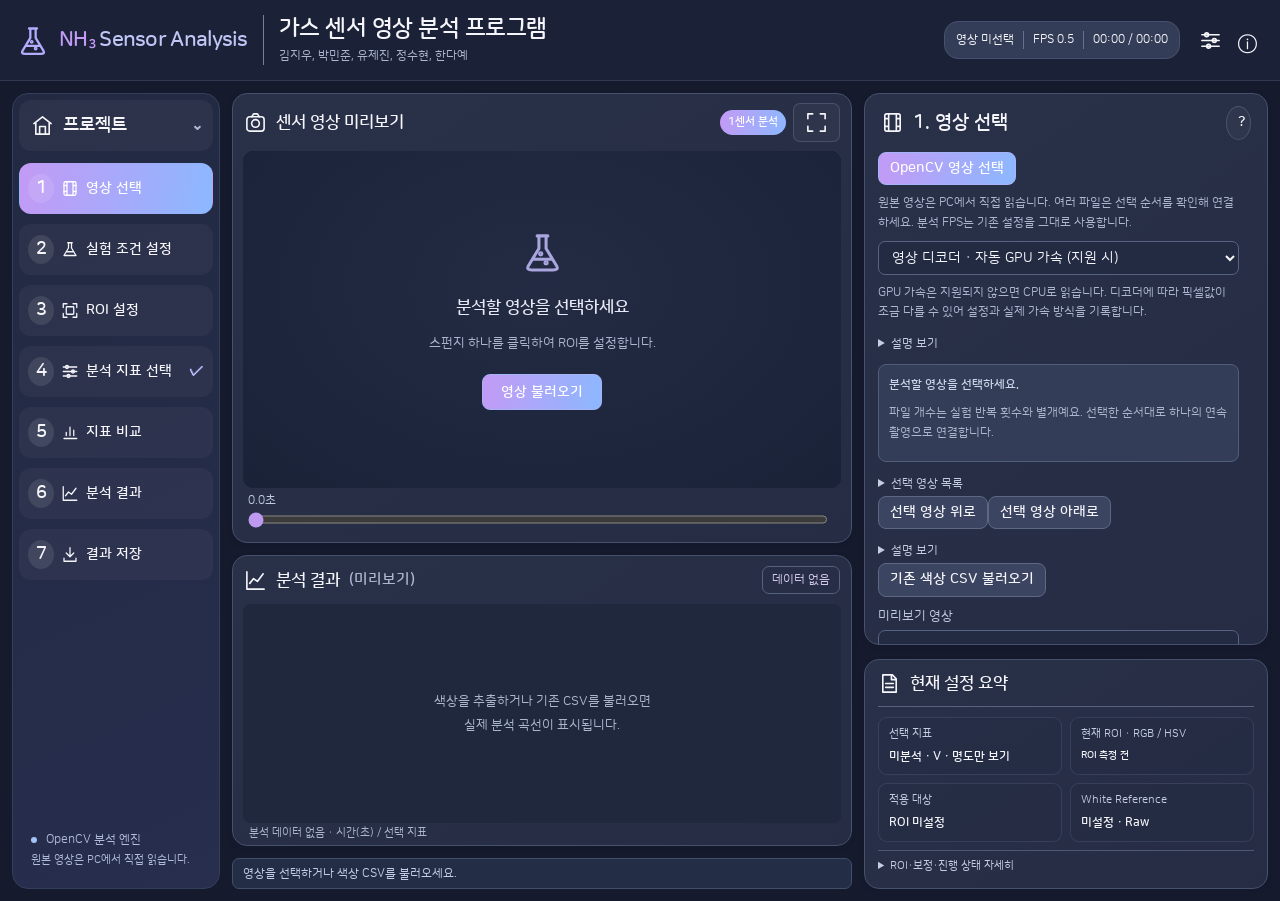
<file: frontend/index.html>
<!DOCTYPE html>
<html data-theme="dark" data-dashboard-theme="dark" lang="ko" class="nh3-booting" data-startup-message="NH₃ Sensor Analysis · 화면 준비 중"><head><meta><title>NH₃ Sensor Analysis</title><style id="startupGate">html.nh3-booting{background:#151a2d}html.nh3-booting body{visibility:hidden!important}html.nh3-booting::after{content:attr(data-startup-message);position:fixed;inset:0;display:grid;place-items:center;background:#151a2d;color:#acb6cd;font:15px 'Malgun Gothic',sans-serif;z-index:2147483647}</style><link rel="stylesheet" href="components.css"><link rel="stylesheet" href="dashboard.css"></head><body><header id="dashboardHeader"><div class="dashboardBrand"><svg class="brandFlask" viewBox="0 0 24 24" fill="none" stroke="currentColor" stroke-width="1.7" stroke-linecap="round" stroke-linejoin="round" aria-hidden="true"><path d="M9 3h6M10 3v7L4 20q-1 2 2 2h12q3 0 2-2l-6-10V3M7 16h10"></path><circle cx="11" cy="13" r=".6"></circle><circle cx="14" cy="18" r=".6"></circle></svg><span>NH₃ <b>Sensor Analysis</b></span></div><div class="dashboardTitle"><h1>가스 센서 영상 분석 프로그램</h1><p>김지우, 박민준, 유제진, 정수현, 한다예</p></div><div class="dashboardMeta"><span id="dashFile" title="">영상 미선택</span><span id="dashFPS">FPS 0.5</span><span id="dashTime">00:00 / 00:00</span></div><div class="dashboardHeaderActions"><button id="dashSettings" title="실험 조건 설정" aria-label="실험 조건 설정"><svg class="" viewBox="0 0 24 24" fill="none" stroke="currentColor" stroke-width="1.7" stroke-linecap="round" stroke-linejoin="round" aria-hidden="true"><path d="M3 6h18M3 12h18M3 18h18"></path><circle cx="8" cy="6" r="2"></circle><circle cx="16" cy="12" r="2"></circle><circle cx="10" cy="18" r="2"></circle></svg></button><button id="dashHelp" title="사용 안내" aria-label="사용 안내">ⓘ</button></div></header><div id="dashboard"><nav class="dashboardSidebar" aria-label="분석 단계"><h2><svg class="" viewBox="0 0 24 24" fill="none" stroke="currentColor" stroke-width="1.7" stroke-linecap="round" stroke-linejoin="round" aria-hidden="true"><path d="M3 10l9-7 9 7M5 9v12h14V9M9 21v-8h6v8"></path></svg>프로젝트 <span>⌄</span></h2><div id="dashboardSteps"><button class="stepButton" data-step="1" aria-current="false"><span class="stepNumber">1</span><svg class="" viewBox="0 0 24 24" fill="none" stroke="currentColor" stroke-width="1.7" stroke-linecap="round" stroke-linejoin="round" aria-hidden="true"><rect x="4" y="3" width="16" height="18" rx="2"></rect><path d="M8 3v18M16 3v18M4 8h4M4 16h4M16 8h4M16 16h4"></path></svg><span>영상 선택</span><span class="stepCheck" aria-hidden="true"></span></button><button class="stepButton" data-step="2" aria-current="false"><span class="stepNumber">2</span><svg class="" viewBox="0 0 24 24" fill="none" stroke="currentColor" stroke-width="1.7" stroke-linecap="round" stroke-linejoin="round" aria-hidden="true"><path d="M9 3h6M10 3v7L4 20h16L14 10V3M7 15h10"></path></svg><span>실험 조건 설정</span><span class="stepCheck" aria-hidden="true"></span></button><button class="stepButton" data-step="3" aria-current="false"><span class="stepNumber">3</span><svg class="" viewBox="0 0 24 24" fill="none" stroke="currentColor" stroke-width="1.7" stroke-linecap="round" stroke-linejoin="round" aria-hidden="true"><path d="M8 3H3v5M16 3h5v5M21 16v5h-5M8 21H3v-5"></path><rect x="7" y="7" width="10" height="10" rx="1"></rect></svg><span>ROI 설정</span><span class="stepCheck" aria-hidden="true"></span></button><button class="stepButton selected complete" data-step="4" aria-current="step"><span class="stepNumber">4</span><svg class="" viewBox="0 0 24 24" fill="none" stroke="currentColor" stroke-width="1.7" stroke-linecap="round" stroke-linejoin="round" aria-hidden="true"><path d="M3 6h18M3 12h18M3 18h18"></path><circle cx="8" cy="6" r="2"></circle><circle cx="16" cy="12" r="2"></circle><circle cx="10" cy="18" r="2"></circle></svg><span>분석 지표 선택</span><span class="stepCheck" aria-hidden="true">✓</span></button><button class="stepButton" data-step="5" aria-current="false"><span class="stepNumber">5</span><svg class="" viewBox="0 0 24 24" fill="none" stroke="currentColor" stroke-width="1.7" stroke-linecap="round" stroke-linejoin="round" aria-hidden="true"><path d="M4 20h17M7 16v-4M12 16V5M17 16V9"></path></svg><span>지표 비교</span><span class="stepCheck" aria-hidden="true"></span></button><button class="stepButton" data-step="6" aria-current="false"><span class="stepNumber">6</span><svg class="" viewBox="0 0 24 24" fill="none" stroke="currentColor" stroke-width="1.7" stroke-linecap="round" stroke-linejoin="round" aria-hidden="true"><path d="M3 3v18h18M6 15l4-5 4 3 6-8"></path></svg><span>분석 결과</span><span class="stepCheck" aria-hidden="true"></span></button><button class="stepButton" data-step="7" aria-current="false"><span class="stepNumber">7</span><svg class="" viewBox="0 0 24 24" fill="none" stroke="currentColor" stroke-width="1.7" stroke-linecap="round" stroke-linejoin="round" aria-hidden="true"><path d="M12 3v12m-5-5 5 5 5-5M4 17v4h16v-4"></path></svg><span>결과 저장</span><span class="stepCheck" aria-hidden="true"></span></button></div><div class="sidebarFoot"><span class="engineDot"></span> OpenCV 분석 엔진<br><small>원본 영상은 PC에서 직접 읽습니다.</small></div></nav><div class="dashboardCenter"><section class="dashboardVideo panel"><div class="panelHeading"><h2><svg class="" viewBox="0 0 24 24" fill="none" stroke="currentColor" stroke-width="1.7" stroke-linecap="round" stroke-linejoin="round" aria-hidden="true"><rect x="3" y="6" width="18" height="15" rx="3"></rect><path d="M8 6l2-3h4l2 3"></path><circle cx="12" cy="13" r="4"></circle></svg>센서 영상 미리보기</h2><div class="videoTools"><span class="sensorChip">1센서 분석</span><button id="dashFullscreen" title="영상 확대" aria-label="영상 확대"><svg class="" viewBox="0 0 24 24" fill="none" stroke="currentColor" stroke-width="1.7" stroke-linecap="round" stroke-linejoin="round" aria-hidden="true"><path d="M3 8V3h5M16 3h5v5M21 16v5h-5M8 21H3v-5"></path></svg></button></div></div><div id="dashboardViewport"><div id="dashVideoEmpty"><span><svg class="brandFlask" viewBox="0 0 24 24" fill="none" stroke="currentColor" stroke-width="1.7" stroke-linecap="round" stroke-linejoin="round" aria-hidden="true"><path d="M9 3h6M10 3v7L4 20q-1 2 2 2h12q3 0 2-2l-6-10V3M7 16h10"></path><circle cx="11" cy="13" r=".6"></circle><circle cx="14" cy="18" r=".6"></circle></svg></span><strong>분석할 영상을 선택하세요</strong><p>스펀지 하나를 클릭하여 ROI를 설정합니다.</p><button id="dashEmptyOpen" class="primary">영상 불러오기</button></div><canvas id="frame" width="960" height="540"></canvas></div><div id="dashboardScrub"><div class="videoScrub"><div><label><span id="previewLabel">0.0초 (0분 0초)</span></label><input id="previewTime" type="range" value="0" min="0" max="901.1999999999999" step="0.2" oninput="scrubPreview()"></div><span id="videoDurationLabel" class="hint">전체 길이 901.3초 (15분 1초)</span></div></div></section><section class="dashboardGraph panel"><div class="panelHeading"><h2><svg class="" viewBox="0 0 24 24" fill="none" stroke="currentColor" stroke-width="1.7" stroke-linecap="round" stroke-linejoin="round" aria-hidden="true"><path d="M3 3v18h18M6 15l4-5 4 3 6-8"></path></svg>분석 결과 <small>(미리보기)</small></h2><span id="dashGraphChannel">데이터 없음</span></div><div id="dashboardGraphBody"><div id="dashGraphEmpty">색상을 추출하거나 기존 CSV를 불러오면<br>실제 분석 곡선이 표시됩니다.</div><canvas id="plot" width="1000" height="300"></canvas></div><div id="dashboardPlotInfo"><p class="hint" id="plotinfo">X축: 영상 시작 후 시간(초) / Y축: 선택한 색상 지표값 · 7개 영상, 2,698개 표본</p></div></section><div id="dashboardStatus"><button id="dashQuickCancel" hidden>중지</button><div id="status" class="status">영상을 선택하거나 색상 CSV를 불러오세요.</div></div></div><aside class="dashboardRight"><section class="dashboardWork panel"><div class="panelHeading"><h2 id="dashboardWorkTitle"><svg class="" viewBox="0 0 24 24" fill="none" stroke="currentColor" stroke-width="1.7" stroke-linecap="round" stroke-linejoin="round" aria-hidden="true"><path d="M3 6h18M3 12h18M3 18h18"></path><circle cx="8" cy="6" r="2"></circle><circle cx="16" cy="12" r="2"></circle><circle cx="10" cy="18" r="2"></circle></svg><span>4. 분석 지표 선택</span></h2><button id="dashStepHelp" aria-label="현재 단계 안내" title="현재 단계 안내">?</button></div><div id="dashboardWorkBody" class="analysisGrid"><div class="dashboardStepPane" id="dashboardStep1" hidden=""><section class="card"><h2>1. 영상 선택</h2><input id="videoFiles" type="file" accept="video/*,.mp4,.mov,.avi,.mkv" multiple=""><details class="helpFold"><summary>설명 보기</summary><p class="hint">이 HTML 하나를 친구에게 보내면 됩니다. 영상은 브라우저 안에서 처리하며 서버에 업로드하지 않습니다.</p></details><div id="videoSummary" class="hint"></div><details><summary>선택 영상 목록</summary><ol id="fileList" class="hint"><li>VID-0000.mp4</li><li>VID-0001.mp4</li><li>VID-0002.mp4</li><li>VID-0003.mp4</li><li>VID-0004.mp4</li><li>VID-0005.mp4</li><li>VID-0006.mp4</li></ol></details><button onclick="moveFile(-1)">선택 영상 위로</button><button onclick="moveFile(1)">선택 영상 아래로</button><details class="helpFold"><summary>설명 보기</summary><p class="hint">파일 순서대로 연속 촬영으로 연결합니다. 재생은 브라우저가 지원하는 코덱이어야 합니다. 원본 HEVC(H.265)는 PC에 따라 재생되지 않을 수 있습니다.</p></details><button onclick="document.getElementById('csvFile').click()">기존 색상 CSV 불러오기</button><input id="csvFile" type="file" accept=".csv" hidden=""><label>미리보기 영상</label><select id="previewVideo" onchange="$('previewTime').value=0;previewFileChanged()"><option value="0">VID-0000.mp4</option><option value="1">VID-0001.mp4</option><option value="2">VID-0002.mp4</option><option value="3">VID-0003.mp4</option><option value="4">VID-0004.mp4</option><option value="5">VID-0005.mp4</option><option value="6">VID-0006.mp4</option></select></section></div><div class="dashboardStepPane" id="dashboardStep2" hidden=""><section class="card"><h2>2. 분석 및 실험 조건</h2><div class="row"><div><label>분석 FPS</label><input id="fps" type="number" value="0.5" min="0.01" max="30" step="0.1"></div><div><label>가장자리 제외(px)</label><input id="edge" type="number" value="8" min="0" max="80"></div></div><details class="helpFold"><summary>설명 보기</summary><p class="hint">0.5fps = 약 2초마다 1장. 분석 화면은 960×540이며 픽셀 설정도 이 크기 기준입니다.</p></details><input id="initial" type="hidden" value="0"><input id="on" type="hidden" value="500"><input id="off" type="hidden" value="1000"><input id="cycles" type="hidden" value="1"><label>평균 구간(초)</label><input id="baseline_window" type="number" value="30" min="1"><h3>기계 실행 순서</h3><label>첫 주입 시작(영상 기준 초 · 선택 입력)</label><input id="firstInjection" type="number" min="0" value="" placeholder="비워두면 자동 추정 · 직접 입력 시 우선 적용" onchange="estimatedFirst=null;updateFirstInjection()"><p class="hint" id="firstTimingNote">비워두면 색 변화로 주입 시작과 t90를 자동 계산합니다. 시작 시각을 알고 있다면 입력하세요.</p><details class="helpFold"><summary>설명 보기</summary><p class="hint">농도와 주입·제거·회복 지속시간을 입력하면 다음 구간이 연속으로 이어집니다.</p></details><div style="overflow:auto"><table id="planTable"><thead><tr><th>#</th><th>농도<br>ppm</th><th>가스 주입<br>지속시간(초)</th><th>제거·회복<br>지속시간(초)</th><th></th></tr></thead><tbody id="planRows"></tbody></table></div><p class="hint" id="planEmpty" hidden="">+ 실험 구간 추가로 기계에 입력한 지속시간을 적으세요. 제거·회복 종료는 센서의 실제 회복 완료와 별개입니다.</p><button onclick="addCycle()">+ 실험 구간 추가</button><label>회복 시간 판정 기준(%)</label><input id="recovery_percent" type="number" min="1" max="99" step="1" value="80"><details class="helpFold"><summary>설명 보기</summary><p class="hint">예: 80%는 주입으로 변한 색이 원래 색 쪽으로 80% 돌아오는 시점입니다. 반응 시간은 t90 기준을 유지합니다.</p></details><p class="hint" id="averageHelp">주입 직전·주입 끝·회복 끝의 최대 30초를 평균합니다.</p><p class="hint" id="schedule">3개 실험 구간 · 연속 촬영 시작=0초</p><div id="experimentTimeline"><div class="phaseRow"><b>1회</b><div class="phaseGas" style="flex: 500 1 0%;">30 ppm · 주입 1009.3~1509.3초</div><div class="phaseAir" style="flex: 1000 1 0%;">회복 1509.3~2509.3초</div></div><div class="phaseRow"><b>2회</b><div class="phaseGas" style="flex: 500 1 0%;">30 ppm · 주입 2509.3~3009.3초</div><div class="phaseAir" style="flex: 1000 1 0%;">회복 3009.3~4009.3초</div></div><div class="phaseRow"><b>3회</b><div class="phaseGas" style="flex: 500 1 0%;">30 ppm · 주입 4009.3~4509.3초</div><div class="phaseAir" style="flex: 1000 1 0%;">회복 4509.3~5509.3초</div></div></div><p id="coverageNote" hidden=""></p><input id="confirmed" type="checkbox" hidden=""><details class="helpFold"><summary>설명 보기</summary><p class="hint">기본 시간은 이전 영상의 색 변화로 추정한 예시입니다. 확인 전에는 반응·회복 시간이 가정에 따른 값으로 표시됩니다.</p></details><button class="primary" id="start" onclick="start()">색상 추출 시작</button><button onclick="cancelAnalysis()">분석 중지</button></section></div><div class="dashboardStepPane" id="dashboardStep3" hidden=""><section class="card roiCard"><h2>3. 분석 영역 설정</h2><div class="row"><div></div></div><div class="roiButtons"><button class="primary" id="autoROI" onclick="autoSensor()">센서 자동 지정</button><button onclick="editSensor()">센서 윤곽 직접 지정</button><button onclick="if(roiLocked)lockROI();setROIMode('white')">흰색 기준 드래그</button><button onclick="if(roiLocked)lockROI();sensor=[];drawFrame()">센서 점 초기화</button></div><p class="hint" id="roiHint">흰색 기준 영역을 드래그하세요.</p><details class="helpFold"><summary>설명 보기</summary><p class="hint">ROI는 모든 영상에 같은 위치로 적용됩니다. 중간·끝 화면에서도 센서 안에 남아 있는지 확인하세요.</p></details><section class="card dashboardProgress" id="progressCard" aria-live="polite"><div class="progressRow"><strong>색상 추출 진행률</strong><span id="progressPercent" class="progressPercent">100.0%</span></div><progress id="overallProgress" max="100" value="100" aria-label="전체 색상 추출 진행률"></progress><div class="progressRow"><span id="progressVideo">영상 7 / 7 · VID-0006.mp4</span><span id="videoPercent">100.0%</span></div><p id="progressDetail" hidden=""></p><progress id="videoProgress" max="100" value="100" aria-label="현재 영상 색상 추출 진행률"></progress></section></section></div><div class="dashboardStepPane" id="dashboardStep4"><section class="card metricChoice"><h2>4. 분석 지표 선택</h2><details class="helpFold"><summary>설명 보기</summary><p class="hint">각 색상 성분을 어느 비중으로 섞을지 조절하세요. 양수는 해당 값, 음수는 감소 방향을 사용합니다.</p></details><div id="combinationCard" class="mixCard"><strong>선택한 분석 지표</strong><h3 id="mixName">H(색조) 기반 지표 100%</h3><div id="mixBar" class="mixBar"><div title="H(색조) 기반 지표 100%" style="background: rgb(139, 92, 198); flex: 100 1 0%;">H 100%</div></div><p id="mixHelp" class="hint">R/G/B는 빨강·초록·파랑 채널, H는 색조, S는 채도, V는 명도입니다. H 기반 지표는 색조를 수식으로 변환한 값이며 B 채널과 다릅니다. 비중은 계산 가중치입니다.</p><details><summary>정확한 계산식 보기</summary><p id="mixFormula" class="hint">계산식: 1.00 × cos(H−240°)</p><details class="helpFold"><summary>설명 보기</summary><p class="hint">R/G/B는 255로 나눈 값, S는 색 선명도, V는 전체 밝기입니다. H 기반 지표 = cos(H−240°). H는 0~360°의 색조 각도이며 각도의 경계(0°=360°)를 처리하려고 변환합니다. 기준 각도 240°는 파랑 색조입니다. B는 픽셀의 파랑 채널 강도(0~255)로, 이 변환값과 다릅니다. 비중은 수식에 적용하는 가중치입니다.</p></details></details></div><div id="sliders"><div class="slider"><span class="channelLabel"><span class="channelDot" style="background: rgb(216, 77, 80);">R</span><b>R(red) 성분</b></span><input type="range" min="-1" max="1" step="0.05" style="accent-color: rgb(216, 77, 80);"><span>0.00</span></div><div class="slider"><span class="channelLabel"><span class="channelDot" style="background: rgb(35, 137, 106);">G</span><b>G(green) 성분</b></span><input type="range" min="-1" max="1" step="0.05" style="accent-color: rgb(35, 137, 106);"><span>0.00</span></div><div class="slider"><span class="channelLabel"><span class="channelDot" style="background: rgb(52, 125, 224);">B</span><b>B(blue) 성분</b></span><input type="range" min="-1" max="1" step="0.05" style="accent-color: rgb(52, 125, 224);"><span>0.00</span></div><div class="slider"><span class="channelLabel"><span class="channelDot" style="background: rgb(139, 92, 198);">H</span><b>H(색조) 기반 지표</b></span><input type="range" min="-1" max="1" step="0.05" style="accent-color: rgb(139, 92, 198);"><span>1.00</span></div><div class="slider"><span class="channelLabel"><span class="channelDot" style="background: rgb(206, 135, 45);">S</span><b>S(채도) 선명도</b></span><input type="range" min="-1" max="1" step="0.05" style="accent-color: rgb(206, 135, 45);"><span>0.00</span></div><div class="slider"><span class="channelLabel"><span class="channelDot" style="background: rgb(96, 125, 139);">V</span><b>V(명도) 밝기</b></span><input type="range" min="-1" max="1" step="0.05" style="accent-color: rgb(96, 125, 139);"><span>0.00</span></div></div><button onclick="applyBRPreset()">−R:B = 1:1</button><button class="primary" onclick="window.evaluate()">이 조합으로 결과 보기</button></section></div><div class="dashboardStepPane" id="dashboardStep5" hidden=""><section class="card candidateChoice"><h2>5. 분석 지표 비교</h2><label>후보 평가 기준</label><select id="evaluationMode" onchange="if(rows.length)recommend()"><option value="balanced">종합 평가</option><option value="amplitude">반응 크기 우선</option><option value="stability">반복 안정성 우선</option><option value="speed">반응·회복 속도 우선</option></select><p class="hint">전체 농도 구간을 함께 비교합니다. 순위는 현재 실험 데이터 기준입니다.</p><details><summary>지표 저장·불러오기 / 성능 비교 그래프</summary><button onclick="saveMetric()">선택한 지표 JSON 저장</button><button onclick="$('metricFile').click()">저장한 지표 적용</button><input id="metricFile" type="file" accept=".json" hidden=""><canvas id="candidatePlot" width="1000" height="300"></canvas><p id="candidateLegend" class="hint"></p></details><button class="primary" onclick="recommend()">후보 비교하고 추천</button><details class="helpFold"><summary>설명 보기</summary><p class="hint">색 변화가 크고, 기준색이 안정적이며, 반복마다 비슷하게 반응하는 조합을 비교합니다. 반응 속도와 회복 정도도 함께 봅니다. 현재 데이터의 후보이며, 최종 지표는 별도 반복 실험에서 확인하세요.</p></details><p id="rankNote" class="hint">현재 영상에서 변화폭·기준값 안정성·반복 간 차이·반응 시간·회복 정도를 함께 비교한 탐색용 순서예요.</p><div style="overflow:auto"><table id="rankTable"><thead><tr><th>#</th><th>지표</th><th>점수</th><th>SNR</th></tr></thead><tbody id="rank"><tr><td>1</td><td><b>H(색조) 기반 지표 100%</b></td><td title="반복별 변화폭의 차이(CV). 작을수록 비슷한 크기로 반응합니다.">12.9%</td><td>1.750</td><td>253.2초 (3회)</td><td>341.6초 (3회)</td><td>95.3%</td><td><details><summary>3회 사용</summary><div class="hint">비교 점수 3.931 · 같은 데이터에서 평가한 탐색용 점수</div></details></td><td><button>이 조합 적용</button></td></tr><tr><td>2</td><td><b>R(red) 성분 감소 10% + H(색조) 기반 지표 90%</b></td><td title="반복별 변화폭의 차이(CV). 작을수록 비슷한 크기로 반응합니다.">12.5%</td><td>1.591</td><td>253.2초 (3회)</td><td>344.8초 (3회)</td><td>94.9%</td><td><details><summary>3회 사용</summary><div class="hint">비교 점수 3.921 · 같은 데이터에서 평가한 탐색용 점수</div></details></td><td><button>이 조합 적용</button></td></tr><tr><td>3</td><td><b>R(red) 성분 감소 20% + H(색조) 기반 지표 80%</b></td><td title="반복별 변화폭의 차이(CV). 작을수록 비슷한 크기로 반응합니다.">12.0%</td><td>1.433</td><td>253.9초 (3회)</td><td>350.5초 (3회)</td><td>94.5%</td><td><details><summary>3회 사용</summary><div class="hint">비교 점수 3.898 · 같은 데이터에서 평가한 탐색용 점수</div></details></td><td><button>이 조합 적용</button></td></tr><tr><td>4</td><td><b>R(red) 성분 감소 30% + H(색조) 기반 지표 70%</b></td><td title="반복별 변화폭의 차이(CV). 작을수록 비슷한 크기로 반응합니다.">11.4%</td><td>1.274</td><td>253.2초 (3회)</td><td>360.7초 (3회)</td><td>94.0%</td><td><details><summary>3회 사용</summary><div class="hint">비교 점수 3.866 · 같은 데이터에서 평가한 탐색용 점수</div></details></td><td><button>이 조합 적용</button></td></tr><tr><td>5</td><td><b>R(red) 성분 감소 40% + H(색조) 기반 지표 60%</b></td><td title="반복별 변화폭의 차이(CV). 작을수록 비슷한 크기로 반응합니다.">10.6%</td><td>1.115</td><td>253.2초 (3회)</td><td>372.8초 (3회)</td><td>93.3%</td><td><details><summary>3회 사용</summary><div class="hint">비교 점수 3.822 · 같은 데이터에서 평가한 탐색용 점수</div></details></td><td><button>이 조합 적용</button></td></tr><tr><td>6</td><td><b>R(red) 성분 감소 50% + H(색조) 기반 지표 50%</b></td><td title="반복별 변화폭의 차이(CV). 작을수록 비슷한 크기로 반응합니다.">9.7%</td><td>0.957</td><td>252.4초 (3회)</td><td>385.5초 (3회)</td><td>92.3%</td><td><details><summary>3회 사용</summary><div class="hint">비교 점수 3.773 · 같은 데이터에서 평가한 탐색용 점수</div></details></td><td><button>이 조합 적용</button></td></tr><tr><td>7</td><td><b>R(red) 성분 감소 60% + H(색조) 기반 지표 40%</b></td><td title="반복별 변화폭의 차이(CV). 작을수록 비슷한 크기로 반응합니다.">8.5%</td><td>0.798</td><td>251.7초 (3회)</td><td>410.4초 (3회)</td><td>91.1%</td><td><details><summary>3회 사용</summary><div class="hint">비교 점수 3.679 · 같은 데이터에서 평가한 탐색용 점수</div></details></td><td><button>이 조합 적용</button></td></tr><tr><td>8</td><td><b>R(red) 성분 감소 70% + H(색조) 기반 지표 30%</b></td><td title="반복별 변화폭의 차이(CV). 작을수록 비슷한 크기로 반응합니다.">7.1%</td><td>0.639</td><td>252.1초 (3회)</td><td>470.5초 (3회)</td><td>89.2%</td><td><details><summary>3회 사용</summary><div class="hint">비교 점수 3.467 · 같은 데이터에서 평가한 탐색용 점수</div></details></td><td><button>이 조합 적용</button></td></tr><tr><td>9</td><td><b>R(red) 성분 감소 80% + H(색조) 기반 지표 20%</b></td><td title="반복별 변화폭의 차이(CV). 작을수록 비슷한 크기로 반응합니다.">7.0%</td><td>0.481</td><td>251.0초 (3회)</td><td>657.6초 (3회)</td><td>86.1%</td><td><details><summary>3회 사용</summary><div class="hint">비교 점수 2.946 · 같은 데이터에서 평가한 탐색용 점수</div></details></td><td><button>이 조합 적용</button></td></tr><tr><td>10</td><td><b>R(red) 성분 감소 90% + H(색조) 기반 지표 10%</b></td><td title="반복별 변화폭의 차이(CV). 작을수록 비슷한 크기로 반응합니다.">12.7%</td><td>0.322</td><td>249.1초 (3회)</td><td>897.3초 (1회)</td><td>80.0%</td><td><details><summary>3회 사용</summary><div class="hint">비교 점수 2.179 · 같은 데이터에서 평가한 탐색용 점수</div></details></td><td><button>이 조합 적용</button></td></tr></tbody></table></div><details><summary>추천 점수 정의</summary><p class="hint">log(1+중앙 변화폭/SD) × 변화 방향 일치도 × (0.5+0.5×회복률) ÷ [(1+변화량 CV)×(1+평균 반응t90/주입시간)×(1+평균 설정 회복 시간/회복시간)]. 회복률은 점수에서만 0~1로 제한합니다. 90% 도달 미확인 시간은 점수 계산에 해당 주입/회복 구간 길이를 사용합니다. 점수는 검증된 감도나 정확도가 아닙니다. 설정과 함께 결과 파일에 보존됩니다.</p></details><p id="warnings" class="hint"></p></section></div><div class="dashboardStepPane" id="dashboardStep6" hidden=""><section class="card" id="keyMetrics"><h2>분석 요약</h2><details class="helpFold"><summary>설명 보기</summary><p class="hint">촬영 범위가 충분한 반복의 평균입니다. 값이 없는 시간은 평균에서 제외하며, 확인 횟수를 함께 표시합니다.</p></details><div class="metricGrid"><div><span>색 변화폭 |Δ|</span><strong id="keyAmplitude">1.750</strong><small>클수록 같은 농도에서 색 변화가 큼</small></div><div><span>90% 반응 시간</span><strong id="keyResponse">253.2초 (4분 13초)</strong><small id="keyResponseNote">90% 도달 확인 3/3회</small></div><div><span>회복 시간 · <span id="recoveryMetricLabel">t80</span></span><strong id="keyRecovery">341.6초 (5분 42초)</strong><small id="keyRecoveryNote">80% 회복 확인 3/3회</small></div><div><span>반응폭 변동계수 · CV</span><strong id="keyCV">12.9%</strong><small>작을수록 같은 농도에서 반복별 변화폭이 비슷함</small></div><div><span>Signal / Baseline SD</span><strong id="keySNR">26436.2</strong><small>클수록 주입 전 표준편차 대비 변화가 큼</small></div></div><details class="helpFold"><summary>설명 보기</summary><p class="hint">변화폭은 선택한 조합의 단위입니다. 농도별 감도는 여러 농도 실험 후 평가하며, 이 화면은 현재 실험의 후보 지표를 비교합니다.</p></details></section><section class="card" id="selectedResults"><h2>6. 선택 지표의 분석 결과</h2><div class="resultGrid"><div class="resultGraph"><div class="legend"><span class="gas">가스 주입 구간</span><span class="air">제거 후 회복 구간</span><span class="boundary">영상 파일 연결 지점</span></div><div id="sensorPhotoAction" style="margin-top:8px;display:flex;justify-content:flex-start"><button class="primary" style="margin:0;padding:7px 12px;font-size:13px" onclick="openSensorPhotos()">피크·회복 센서 사진 보기</button></div></div><div class="resultNumbers"><p id="timeBasis" class="basis ">입력한 주입·제거 시간 가정 기준 · 실제 기록을 확인하세요.</p><div class="summaryGrid" hidden="" style="display:none"><div><span>주입·회복까지 촬영한 반복</span><strong id="summaryCycles">3 / 3회</strong></div><div><span><span id="recoverySummaryLabel">80% 회복 확인</span></span><strong id="summaryRecovered">3 / 3회</strong></div><div><span>회복 구간 끝의 평균 회복률</span><strong id="summaryRecovery">95.3%</strong></div></div><p id="recoveryExplanation" class="hint">촬영이 충분한 반복에서 설정 기준의 회복 여부를 확인했어요.</p><div style="overflow:auto" id="cycleTable"><table><thead><tr><th>반복</th><th title="주입 끝 평균 − 주입 직전 평균">색 변화폭</th><th title="작을수록 기준 구간의 색이 안정적">Baseline SD<br>주입 전 표준편차</th><th>90% 변하는 데<br>걸린 시간</th><th><span id="recoveryTableLabel">80% 회복 시간</span></th><th>최종 회복률<br>(Recovery %)</th><th>회복 구간<br>촬영 완료 여부</th></tr></thead><tbody id="cycleRows"><tr><td>1회 · 30 ppm</td><td>1.491</td><td>0.00002</td><td class="timeGood">460.0초</td><td class="timeGood">84.9초</td><td title="회복 구간 마지막 평균색이 주입 전 색으로 얼마나 돌아왔는지입니다. 100%가 원래 색이며 초과·음수도 그대로 표시합니다."><b>98.0%</b><div class="recoveryTrack"><div style="width: 98.0432%; background: rgb(35, 137, 106);"></div></div></td><td>설정한 회복 종료까지 촬영됨</td></tr><tr><td>2회 · 30 ppm</td><td>1.912</td><td>0.00020</td><td class="timeGood">194.9초</td><td class="timeGood">350.0초</td><td title="회복 구간 마지막 평균색이 주입 전 색으로 얼마나 돌아왔는지입니다. 100%가 원래 색이며 초과·음수도 그대로 표시합니다."><b>94.9%</b><div class="recoveryTrack"><div style="width: 94.8672%; background: rgb(35, 137, 106);"></div></div></td><td>설정한 회복 종료까지 촬영됨</td></tr><tr><td>3회 · 30 ppm</td><td>1.846</td><td>0.00305</td><td class="timeGood">104.7초</td><td class="timeGood">590.1초</td><td title="회복 구간 마지막 평균색이 주입 전 색으로 얼마나 돌아왔는지입니다. 100%가 원래 색이며 초과·음수도 그대로 표시합니다."><b>93.0%</b><div class="recoveryTrack"><div style="width: 93.0157%; background: rgb(35, 137, 106);"></div></div></td><td>설정한 회복 종료까지 촬영됨</td></tr></tbody></table></div><details><summary>표의 값은 무엇을 뜻하나요?</summary><p class="hint">색 변화폭: 주입 끝 색 − 주입 직전 색.<br>Baseline SD(주입 전 표준편차): 작을수록 주입 전 색이 안정적.<br>90% 변화 시간: 주입 시작부터 색 변화폭의 90%에 도달할 때까지.<br>회복 시간: 제거 시작부터 설정한 비율만큼 변화가 돌아올 때까지.<br>최종 회복률(Recovery %): 회복 마지막 평균값으로 계산하며 100%는 원래 색, 100% 미만이면 일부 변화가 남아 있습니다.<br>시간은 기준을 만족한 표본 3개가 연속 확인돼야 표시합니다. 촬영 완료 여부는 입력한 회복 종료 시점까지 영상이 있다는 뜻이며, 센서가 완전히 회복했다는 뜻은 아닙니다.</p></details></div></div><details class="v2Full" id="overlayPanel"><summary>같은 농도의 반복 반응 비교</summary><label>비교 농도</label><select id="overlayConcentration" onchange="renderOverlays()"></select><div class="v2Plots"><div><h3>주입 반응 중첩</h3><canvas id="responseOverlay" width="1000" height="300"></canvas><p class="hint">X축: 가스 주입 후 시간(초) / Y축: 각 회차 주입 전 대비 변화량</p></div><div><h3>제거 후 회복 중첩</h3><canvas id="recoveryOverlay" width="1000" height="300"></canvas><p class="hint">X축: 가스 제거 후 시간(초) / Y축: 각 회차 주입 전 대비 변화량</p></div></div><p id="overlayLegend" class="hint"></p><div id="repeatSummary" class="v2Table"></div><p class="hint">CV는 같은 농도에서 완료된 반복 2회 이상일 때 계산합니다. 0에 가까운 평균, 부족한 표본에서는 계산하지 않습니다.</p></details></section><section class="card v2Full" id="qualityCard"><h2>데이터 품질 검사</h2><p id="qualitySummary" class="hint">추출 후 조명 안정성과 선택 지표의 큰 튐을 확인합니다.</p><div class="qualityCoreItem"><h3>1. 조명 안정성</h3><p id="qualityWhiteState" class="basis">데이터 없음</p><details><summary>White RGB 그래프·발생 시각 보기</summary><canvas id="whitePlot" width="1000" height="300"></canvas><p class="hint">X축: 영상 시간(초) / Y축: White Reference RGB 평균값(0–255)</p><div id="qualityWhiteList" class="v2Table"></div></details></div><div class="qualityCoreItem"><h3>2. 색상 데이터 이상 변화</h3><p id="qualitySignalState" class="basis">데이터 없음</p><details><summary>선택 지표 그래프·발생 시각 보기</summary><canvas id="qualitySignalPlot" width="1000" height="300"></canvas><p id="qualitySignalAxis" class="hint">선택한 RGB/HSV 분석 지표에서 순간적으로 크게 튀는 시점을 확인합니다.</p><div id="qualityAnomalies" class="v2Table"></div></details></div><details id="qualityAdvanced"><summary>상세 설정·검사 기준</summary><label for="qualitySensitivity">색상 튐 감지 민감도</label><select id="qualitySensitivity" onchange="refreshV2()"><option value="standard" selected="">표준</option><option value="sensitive">민감하게</option><option value="relaxed">큰 튐 위주</option></select><p class="hint">White는 초기 RGB 대비 10% 변화와 직전 RGB의 큰 변화를 하나로 검사합니다. 심각한 포화·보정 불가도 같은 항목에서 확인합니다. 색상 튐은 MAD와 주변 표본을 비교하고, 지속적인 주입·제거 반응은 순간 오류와 구분합니다. 이 기준은 품질 합격 판정이 아닙니다.</p><p id="qualityNotes" class="hint"></p><p id="qualityReviewComparison" class="hint"></p></details><p class="hint">원본 영상과 그래프를 확인한 후 유지 또는 제외하세요. 자동 삭제·보간은 하지 않습니다.</p><span id="qualityCalibrationAnchor" hidden=""></span></section><section class="card v2Full" id="calibrationCard"><h2>농도별 분석</h2><p id="calibrationSummary" class="hint">서로 다른 농도 데이터가 있으면 검량선을 계산합니다.</p><details><summary>농도별 평균·검량선 보기</summary><canvas id="calibrationPlot" width="1000" height="300"></canvas><p class="hint">X축: NH₃ 농도(ppm) / Y축: 선택 지표의 Response(주입 끝 − 주입 전). 오차 막대는 같은 농도 반복의 표본 SD입니다.</p><div id="calibrationTable" class="v2Table"></div><p id="calibrationNote" class="hint"></p></details></section></div><div class="dashboardStepPane" id="dashboardStep7" hidden=""><section class="card exportCard"><h2>결과 저장</h2><div id="saveFeedback" aria-live="polite">아직 이 화면에서 결과를 저장하지 않았습니다.</div><input id="chooseSaveLocation" type="checkbox" hidden=""><button class="primary" id="export" onclick="exportResults()">결과 ZIP 다운로드</button><button onclick="downloadCSV()">CSV 다운로드</button><button onclick="downloadExcel()">엑셀 다운로드</button><button onclick="openReportSettings()">결과보고서 PDF</button><details class="helpFold"><summary>설명 보기</summary><p class="hint">원본/보정 RGB·HSV, 선택 조합, 사이클별 결과, 후보 순위, 설정을 저장합니다.</p></details></section></div></div></section><section class="dashboardSummary panel"><h2><svg class="" viewBox="0 0 24 24" fill="none" stroke="currentColor" stroke-width="1.7" stroke-linecap="round" stroke-linejoin="round" aria-hidden="true"><path d="M5 3h10l4 4v14H5zM14 3v5h5M8 12h8M8 16h8"></path></svg>현재 설정 요약</h2><div class="summaryCells"><div><span>선택 지표</span><strong id="dashSummaryMetric">미분석 · V · 명도만 보기</strong></div><div><span>현재 ROI · RGB / HSV</span><strong id="dashSummaryWeights">ROI 측정 전</strong></div><div><span>적용 대상</span><strong id="dashSummaryTarget">ROI 미설정</strong></div><div><span>White Reference</span><strong id="dashSummaryWhite">배경 사각형 · 위치 확인 · 추출 전</strong></div></div></section></aside></div><dialog id="sensorPhotos"><div class="photoHeader"><h2>회차별 센서 사진</h2><button onclick="$('sensorPhotos').close()">닫기</button></div><nav id="photoTabs"></nav><p id="photoMetric" class="hint"></p><p id="photoStatus" class="hint" aria-live="polite"></p><div id="photoCards"></div></dialog><script src="js/timeline.js"></script><script src="js/core.js"></script><script src="js/quality.js"></script><dialog id="reportDialog" class="reportDialog"><div class="reportTop"><h2>결과보고서 PDF</h2><button onclick="$('reportDialog').close()">닫기</button></div><div id="reportForm"><div class="row"><div><label>실험 날짜</label><input id="reportDate" type="date"></div><div><label>센서 ID</label><input id="reportSensor" placeholder="시편 이름이나 실험 차수"></div></div><label>실험자 / 실험팀</label><input id="reportTeam" placeholder="미기록"><div class="row"><div><label>측정 온도(℃) · 선택</label><input id="reportTemp" type="number" step="any"></div><div><label>상대습도(%RH) · 선택</label><input id="reportRH" type="number" min="0" max="100" step="any"></div></div><div class="reportOptions"><label><input id="reportPhotos" type="checkbox">센서 반응 전·후 사진 포함(원본 영상 필요)</label><label><input id="reportQuality" type="checkbox" checked="">데이터 품질 검사 포함</label><label><input id="reportCandidates" type="checkbox" checked="">RGB/HSV 비교 포함</label><label><input id="reportConclusionInclude" type="checkbox" checked="">종합 분석 및 결론 포함</label></div><label>종합 분석 및 결론 · 직접 수정 가능</label><textarea id="reportConclusion" rows="7"></textarea><button onclick="resetReportConclusion()">현재 결과로 결론 다시 작성</button><p class="hint">입력하지 않은 정보는 ‘미기록’으로 표시합니다. 기본 3페이지이며 농도별 분석·사진·긴 표는 별도 페이지로 추가됩니다.</p><button class="primary" id="reportPreviewButton" onclick="makeReportPreview()">보고서 미리보기</button></div><p id="reportStatus" class="hint" aria-live="polite"></p><div id="reportPreviewControls" hidden=""><button onclick="$('reportForm').hidden=false">실험 정보·결론 수정</button><button class="primary" onclick="printReport()">PDF로 저장</button><p class="hint">인쇄창에서 ‘PDF로 저장’을 선택하세요. 용지 A4, 배율 100%, 머리글·바닥글 끄기, 배경 그래픽 켜기를 권장합니다.</p></div><iframe id="reportPreview" title="A4 결과보고서 미리보기" hidden=""></iframe></dialog><script src="js/report.js"></script><dialog id="qualityReviewDialog"><div class="photoHeader"><h2>이상 시점 장면 확인</h2><button onclick="closeQualityReview()">닫기</button></div><p id="qualityReviewEvent" class="hint"></p><p id="qualityReviewTime"></p><div id="qualityReviewPosition"></div><div class="qualityContextPlots"><div><span>White Reference RGB</span><canvas id="qualityReviewWhitePlot" width="1000" height="180"></canvas></div><div><span>보정된 선택 지표 · 제외 전 원본</span><canvas id="qualityReviewSignalPlot" width="1000" height="180"></canvas></div></div><p class="hint qualityGraphLegend">● 경고 표본 · 빨간 실선: 선택한 경고 시각 · 회색 점선: 현재 사진 시각 / X축: 전체 영상 시간(초)</p><div id="qualityReviewPhotos"></div><div class="qualityScrubWrap"><span id="qualityReviewAnchorMark" title="경고 감지 시각">▼</span><input id="qualityReviewSlider" type="range" min="0" max="0" step="1" value="0" aria-label="경고 주변 색상 표본" oninput="qualityScrub()"></div><div class="qualityFocusTools"><button onclick="qualityMoveSample(-1)">‹ 이전 표본</button><button onclick="qualityReturnAnchor()">경고 시점으로</button><button onclick="qualityMoveSample(1)">다음 표본 ›</button><span id="qualityReviewWindow" class="hint"></span></div><p class="hint">슬라이더로 주변 표본을 확인하세요. 녹색 선은 센서 ROI, 흰색 선은 White Reference입니다. CSV에 원래 ROI가 없으면 선을 표시하지 않습니다.</p><p id="qualityReviewDetails" class="hint"></p><p id="qualityReviewComment" class="hint"></p><label>검토 사유 · 제외 시 필수</label><textarea id="qualityReviewReason" placeholder="예: 손 가림 / 반사 / 실제 센서 변화 / 원인 미확인"></textarea><div id="qualityReviewActions"><button onclick="decideQualityReview('keep')">정상 변화 · 유지</button><button class="reviewExclude" onclick="decideQualityReview('exclude')">촬영 오류 · 제외</button><button onclick="decideQualityReview('unknown')">원인 미확인 · 유지</button><button onclick="decideQualityReview('')">판정 취소</button></div><p id="qualityReviewState" class="hint"></p><p class="hint">판정은 현재 표본 1개에만 적용합니다. 원본은 보존하고 제외 전후 결과를 비교합니다. 페이지를 닫기 전 CSV 또는 Excel·ZIP으로 저장하세요.</p></dialog><script src="js/quality-review.js"></script><script src="js/quality-navigation.js"></script><script src="js/timing.js"></script><script src="js/metrics.js"></script><script src="js/initial-baseline.js"></script><script src="js/chart-axes.js"></script><script src="js/research.js"></script><script src="js/roi.js"></script><script src="js/calibration.js"></script><script src="js/white-reference.js"></script><script src="js/desktop.js"></script><script src="js/dashboard.js"></script></body></html>
</file>
<file: frontend/components.css>
/* Shared functional components; no previous page layout or theme rules. */
button,input,select,textarea{font:inherit}button{cursor:pointer}input,select,textarea{width:100%;box-sizing:border-box}textarea{min-height:90px}canvas{display:block;max-width:100%}label{display:block}.row,.researchRow,.nativeViewRow{display:flex;gap:10px}.row>*,.researchRow>*,.nativeViewRow>*{flex:1;min-width:0}.card{min-width:0}.hint{line-height:1.6}.researchStats,.v2Table{overflow:auto}table{width:100%;border-collapse:collapse}td.num{text-align:right}.channelDot{display:inline-flex;align-items:center;justify-content:center}.nativeSlider{display:grid;grid-template-columns:90px 1fr 64px;align-items:center;margin:6px 0}.nativeLabel{display:flex;align-items:center;gap:6px}.nativeRefTop{display:flex;align-items:center;gap:9px;margin:10px 0}.nativeSwatch{display:inline-block;width:52px;height:34px;border:1px solid #8e9abb;border-radius:6px}.nativeReference{padding:10px;border:1px solid #566482;border-radius:9px}.metricGrid,.summaryGrid{display:grid;gap:8px}.metricGrid strong,.summaryGrid strong{display:block}.phaseRow{display:flex;gap:6px;align-items:stretch;margin:6px 0;font-size:11px}.phaseRow>b{align-self:center;min-width:25px}.phaseInitial,.phaseGas,.phaseAir{border-radius:6px;padding:7px}.phaseInitial{background:#222c44}.phaseGas{background:#633e4e}.phaseAir{background:#304a68}.progressRow{display:flex;justify-content:space-between;align-items:center}progress{width:100%;height:14px}.recoveryTrack{height:7px;border-radius:5px;overflow:hidden;background:#46516b}.recoveryTrack>div{height:100%}.timeMissing{color:#e6bf96}.timeGood{color:#b4d9c6}.sensorPhoto img{max-width:100%;height:250px;object-fit:contain}.sensorPhoto{min-width:0;margin:0;padding:10px;border:1px solid #56637d;border-radius:9px}#photoCards{display:grid;grid-template-columns:1fr 1fr;gap:12px}#photoTabs{display:flex;gap:7px;overflow:auto}.photoHeader,.reportTop{display:flex;justify-content:space-between;align-items:center}.reportDialog,#sensorPhotos{width:min(1100px,94vw)}#reportPreview{width:100%;height:70vh;border:1px solid #56637d}.reportOptions{display:flex;gap:12px;flex-wrap:wrap}.reportOptions label{display:flex;gap:7px;align-items:center}.reportOptions input{width:auto}.reportDialog textarea{width:100%}#reportPreviewControls{position:sticky;bottom:0;background:#293149;padding:10px}#qualityReviewPhotos{display:grid;grid-template-columns:1fr 1fr;gap:10px}#qualityReviewPhotos img{max-width:100%}#qualityReviewDialog{width:min(1100px,94vw)}#qualityReviewDialog canvas{width:100%}.qualityFocus{outline:2px solid #c39af5}.v2Plots{display:grid;grid-template-columns:1fr 1fr;gap:14px}.basis,.coverage{padding:10px;border-radius:7px}.legend{display:flex;gap:14px;flex-wrap:wrap;font-size:12px}.nativeAxisHint,.nativeSource{font-size:12px}.legacyMixFold{display:none}#planTable{font-size:12px}#planTable input{min-width:60px}#experimentTimeline{overflow:auto;max-height:360px}.researchFold{margin-top:10px}#rankTable{min-width:980px}#rank tr{cursor:pointer}#rank .candidateSelected{outline:1px solid #c39af5}.slider{display:grid;grid-template-columns:110px 1fr 60px;gap:8px}.summaryGrid>div,.mixCard{padding:10px;border:1px solid #54617d;border-radius:8px}.mixBar{display:flex;gap:2px}.mixBar>div{padding:5px}.v2Full{min-width:0}dialog input,dialog textarea,dialog select{padding:7px;border:1px solid #58647f;border-radius:6px;background:#222c43;color:#f5f5fa}dialog button{padding:7px 11px;background:#3c4966;color:#f5f5fa;border:1px solid #6a7898;border-radius:7px;margin:4px}dialog label{margin-top:10px}dialog input[type=checkbox]{width:auto}#dashboardStep3 .dashboardRunActions{position:sticky;bottom:0}#dashboardStep2>.card>h2,#dashboardStep3>.card>h2{display:none}@media(max-width:850px){.v2Plots,#photoCards,#qualityReviewPhotos{grid-template-columns:1fr}}
</file>
<file: frontend/dashboard.css>
@font-face{font-family:DashboardRound;src:url('assets/fonts/NanumSquareRoundR.ttf') format('truetype');font-weight:400;font-style:normal;font-display:swap}
@font-face{font-family:DashboardRound;src:url('assets/fonts/NanumSquareRoundB.ttf') format('truetype');font-weight:700;font-style:normal;font-display:swap}
:root{--dash-bg:#151a2d;--dash-head:#1b2238;--dash-side:#222941;--dash-card:#293149;--dash-inner:#343d57;--dash-line:#46516d;--dash-ink:#f5f5fa;--dash-muted:#acb6cd;--dash-purple:#c39af5;--dash-blue:#8cb8ff;--dash-gradient:linear-gradient(100deg,#c39af5,#8cb8ff);color-scheme:dark}
html,body{margin:0;height:100%;overflow:hidden}
body{background:var(--dash-bg)!important;color:var(--dash-ink)!important;font:400 14px/1.5 DashboardRound,'Malgun Gothic',sans-serif!important}
button,input,textarea,select,dialog{font-family:DashboardRound,'Malgun Gothic',sans-serif!important}
[hidden]{display:none!important}
#dashboardHeader{height:80px;min-height:80px;display:flex;align-items:center;gap:22px;padding:0 24px;background:var(--dash-head);border-bottom:1px solid #30394f;color:var(--dash-ink);box-shadow:none}
.dashboardBrand{display:flex;align-items:center;gap:10px;white-space:nowrap;font-size:24px;letter-spacing:-.7px;font-weight:700;color:var(--dash-purple)}
.dashboardBrand b{color:#c0c6f5}.dashboardBrand svg{width:38px;height:43px;color:#b3acff}
.dashboardTitle{border-left:1px solid #75809a;padding-left:22px;white-space:nowrap}.dashboardTitle h1{font-size:25px;line-height:1.2;letter-spacing:-.5px;margin:0 0 5px;font-weight:700}.dashboardTitle p{font-size:13px;margin:0;color:var(--dash-muted)}
.dashboardMeta{display:flex;align-items:center;gap:12px;margin-left:auto;background:var(--dash-inner);border:1px solid var(--dash-line);border-radius:14px;padding:10px 13px;white-space:nowrap;font-size:13px;min-width:0}.dashboardMeta span+span{border-left:1px solid #69728a;padding-left:12px}#dashFile{max-width:190px;overflow:hidden;text-overflow:ellipsis}.dashboardHeaderActions{display:flex;gap:6px;align-items:center}.dashboardHeaderActions button{width:31px;height:32px;padding:4px;background:transparent;border:0;color:var(--dash-ink);font-size:23px;margin:0}.dashboardHeaderActions svg{width:23px;height:23px}.dashboardThemes{display:flex;gap:4px}.dashboardThemes button{font-size:13px!important;width:22px!important;height:23px!important}
#dashboard{height:calc(100dvh - 80px);display:grid;grid-template-columns:clamp(208px,14.6vw,246px) minmax(0,1fr) clamp(400px,29vw,490px);gap:14px;padding:14px;max-width:none;margin:0;min-width:0;box-sizing:border-box}
#dashboard *{box-sizing:border-box}#dashboard svg{flex-shrink:0;width:23px;height:23px}
.dashboardSidebar{min-width:0;background:linear-gradient(155deg,var(--dash-side),#272e4e);border:1px solid #343e5d;border-radius:16px;padding:6px;display:flex;flex-direction:column;overflow:auto}
.dashboardSidebar h2{display:flex;align-items:center;gap:9px;font-size:19px;padding:12px 12px;margin:0 0 12px;background:#ffffff0b;border-radius:12px;color:#f5f5fa}.dashboardSidebar h2 span{margin-left:auto;color:#b6bfd9}
#dashboardSteps{display:flex;flex-direction:column;gap:10px}.stepButton{width:100%;min-height:53px;display:flex;align-items:center;gap:9px;border:1px solid transparent!important;border-radius:12px!important;background:#ffffff0a!important;color:#f5f5fa!important;font-size:15px!important;font-weight:700;line-height:1.2;padding:10px 9px!important;margin:0!important;text-align:left;white-space:nowrap}.stepButton svg{width:21px!important;height:21px!important}.stepNumber{display:grid;place-items:center;width:30px;height:32px;flex-shrink:0;background:#ffffff19;border-radius:50%;font-size:18px}.stepButton.selected{background:var(--dash-gradient)!important;color:#fff!important;box-shadow:0 2px 8px #080e2126}.stepButton:hover{border-color:#8b8cb0!important}.stepCheck{margin-left:auto;color:#bac0ff;font-size:15px}.stepButton.selected .stepCheck{color:#fff}.sidebarFoot{margin-top:auto;padding:28px 12px 12px;color:#b1bcd6;font-size:12px}.sidebarFoot small{display:block;font-size:11px;line-height:1.6;margin-top:3px}.engineDot{display:inline-block;background:#a1c4f5;width:6px;height:6px;border-radius:50%;margin-right:6px}
.dashboardCenter{display:grid;grid-template-rows:minmax(0,1.64fr) minmax(190px,1fr) 31px;gap:14px;min-width:0;min-height:0}.panel{background:linear-gradient(145deg,var(--dash-card),#252c43);border:1px solid var(--dash-line);border-radius:15px;min-width:0;min-height:0;box-shadow:0 2px 6px #080b1714}.panelHeading{display:flex;align-items:center;gap:9px;min-height:48px;padding:10px 14px;flex-shrink:0}.panelHeading h2{display:flex;align-items:center;gap:9px;margin:0;color:var(--dash-ink);font-size:18px;font-weight:700;line-height:1.35}.panelHeading h2 small{font-size:15px;color:var(--dash-muted)}.panelHeading>button,.videoTools button{margin:0;padding:4px 6px;display:grid;place-items:center;border-radius:7px!important;background:#ffffff09!important;color:var(--dash-ink)!important;border:1px solid #707a9666!important;min-height:30px}
.dashboardVideo{display:flex;flex-direction:column;overflow:hidden}.videoTools{display:flex;align-items:center;gap:7px;margin-left:auto}.sensorChip{font-size:12px;border-radius:15px;background:var(--dash-gradient);color:#fff;padding:5px 12px;font-weight:700;white-space:nowrap}
#dashboardViewport{position:relative;display:flex;align-items:center;justify-content:center;flex:1;min-height:0;margin:0 10px;background:#171e30;border-radius:11px;overflow:hidden}
#dashboard #frame{display:block;object-fit:contain;flex-shrink:0;max-width:none;max-height:none!important;background:#171e30;aspect-ratio:16/9;border-radius:6px;touch-action:none}
#dashVideoEmpty{position:absolute;inset:0;display:flex;flex-direction:column;justify-content:center;align-items:center;text-align:center;pointer-events:none;background:radial-gradient(ellipse at 50% 40%,#35406066,#192237);color:var(--dash-muted);padding:20px;z-index:1}#dashVideoEmpty svg{width:43px;height:48px;color:#aaa4df}#dashVideoEmpty strong{font-size:17px;color:#e7e8f5;margin-top:12px}#dashVideoEmpty p{font-size:13px}
#dashboardScrub{min-height:47px;padding:5px 15px 9px}#dashboardScrub .videoScrub{margin:0;padding:0;border:0;display:grid;grid-template-columns:1fr auto;gap:0 8px;align-items:center}#dashboardScrub .videoScrub label{margin:0;font-size:12px}#dashboardScrub #previewTime{grid-column:1/-1;padding:0;margin:4px 0 0;height:13px;width:100%;accent-color:#bd9aef}#dashboardScrub #videoDurationLabel{font-size:11px;line-height:1.3;margin:0;color:var(--dash-muted)}
.dashboardGraph{display:flex;flex-direction:column;overflow:hidden}#dashGraphChannel{margin-left:auto;border:1px solid #56617c;padding:4px 9px;border-radius:7px;font-size:12px;color:#d5caed;max-width:180px;overflow:hidden;white-space:nowrap;text-overflow:ellipsis}#dashboardGraphBody{position:relative;min-height:0;flex:1;margin:0 10px 0}#dashboard #plot{width:100%;height:100%;max-height:none;background:#20283d;border-radius:8px}#dashGraphEmpty{position:absolute;inset:0;display:grid;place-content:center;text-align:center;line-height:1.8;font-size:13px;color:var(--dash-muted);background:#20283df5;z-index:1;border-radius:8px}#dashboardPlotInfo{padding:3px 16px 7px;min-height:21px}#dashboardPlotInfo #plotinfo{margin:0;font-size:11px;line-height:1.3;max-height:28px;overflow:auto}
#dashboardStatus{min-width:0}#dashboard #status{margin:0;padding:6px 10px;background:#242d46;border:1px solid #414f6c;border-radius:7px;white-space:nowrap;overflow:hidden;text-overflow:ellipsis;font-size:12px;line-height:17px;color:#c4cee4;height:31px}#dashboard #status.error{color:#ffc3c9;border-color:#8f586e;background:#462b3f}
.dashboardRight{display:grid;grid-template-rows:minmax(0,1fr) auto;gap:14px;min-height:0;min-width:0}.dashboardWork{display:flex;flex-direction:column;overflow:hidden}.dashboardWork .panelHeading{padding:12px 16px 4px}.dashboardWork .panelHeading h2{font-size:20px}.dashboardWork .panelHeading>button{margin-left:auto;width:25px;min-height:25px;border-radius:50%!important;font-size:17px;padding:0}
#dashboardWorkBody{display:block;overflow:auto;min-height:0;padding:8px 16px 16px;scrollbar-gutter:stable}.dashboardStepPane{min-width:0}.dashboardStepPane>.card{display:block;margin:0!important;padding:0!important;background:none!important;border:0!important;border-radius:0!important;box-shadow:none!important;width:auto!important;max-width:none!important;overflow:visible!important}.dashboardStepPane>.card>h2:first-child{display:none}#dashboard .card h2{font-size:17px}#dashboard h3{font-size:15px;color:var(--dash-ink)}
#dashboard button{font-size:14px;line-height:1.25;font-weight:700;min-height:33px;padding:7px 11px;border:1px solid #5d6883;background:#3b4561;border-radius:8px;color:var(--dash-ink);box-shadow:none;cursor:pointer}#dashboard button.primary,#dashboard button.active{background:var(--dash-gradient)!important;border-color:#a4b4f7!important;color:#fff!important}#dashboard button:disabled{opacity:.45;cursor:default}#dashboard input,#dashboard textarea,#dashboard select{font-size:14px;line-height:1.3;border:1px solid #58647f;border-radius:7px;background:#232b43;color:var(--dash-ink);padding:7px 9px;min-height:33px;max-width:100%}#dashboard input[type=checkbox]{min-height:0;width:auto}#dashboard input[type=range]{min-height:0;border:0;background:transparent;box-shadow:none;cursor:pointer}#dashboard label{font-size:13px;color:#c1cbdf;margin:10px 0 5px;line-height:1.4}#dashboard .hint,#dashboard .researchNote,#dashboard .researchModeHint,#dashboard .nativeAxisHint{color:var(--dash-muted);font-size:12px;line-height:1.65}#dashboard .hint{margin:8px 0}#dashboard details{margin-top:10px;border-color:var(--dash-line)}#dashboard summary{font-size:12px;color:#c5cde0;padding:3px 0;cursor:pointer;line-height:1.5}#dashboard .row{gap:9px;min-width:0}#dashboard .row>*{min-width:0}#dashboard :is(.nativeViewRow,.researchRow){gap:8px}#dashboard .nativeViewRow>div{min-width:0}
#dashboard .dashboardDescription{font-size:13px;color:#e1e4f2;margin:0 0 12px;line-height:1.5}#dashboard .dashboardTabs{display:grid;grid-template-columns:1fr 1fr;background:#424b66;border-radius:13px;padding:2px;margin-bottom:13px;gap:2px}#dashboard .dashboardTabs button{border:0;background:transparent;margin:0;border-radius:11px;font-size:16px;min-height:39px}#dashboard .dashboardTabs .active{background:var(--dash-gradient)!important}
#dashboard #sliders{margin:0}#dashboard #sliders .slider{display:grid;grid-template-columns:104px minmax(60px,1fr) 57px;gap:8px;align-items:center;min-height:37px;margin:0 0 2px}#dashboard .channelLabel{display:flex;align-items:center;gap:9px;font-size:13px;white-space:nowrap;color:var(--dash-ink)}#dashboard .channelLabel b{font-size:12px;font-weight:400}#dashboard .channelDot{width:29px;height:29px;border-radius:7px;flex-shrink:0;font-size:16px;font-weight:700;box-shadow:inset 0 1px 3px #ffffff40;color:white}#dashboard #sliders .weightValue{width:57px;min-height:29px;height:29px;font-size:13px;text-align:center;padding:3px 2px;background:#252d44;appearance:textfield}#dashboard input[type=number]::-webkit-inner-spin-button{opacity:.35}#dashboard #sliders input[type=range]{width:100%;height:16px;padding:0;margin:0;appearance:none;--slider-color:#c39af5;accent-color:var(--slider-color)}#dashboard #sliders input[type=range]::-webkit-slider-runnable-track{height:4px;background:linear-gradient(90deg,#777f9a,var(--slider-color));border-radius:3px;box-shadow:none}#dashboard #sliders input[type=range]::-webkit-slider-thumb{appearance:none;width:13px;height:13px;margin-top:-4.5px;background:#e8eefa;border:2px solid var(--slider-color);border-radius:50%;box-shadow:0 0 0 1px #242c44}
#dashboard .dashboardFormula{display:flex;align-items:center;gap:10px;min-height:54px;margin:13px 0 12px;border:1px solid #79839e;border-radius:9px;padding:9px 11px;background:#232b42}#dashboard .dashboardFormula b{font-size:14px;white-space:nowrap}#dashFormula{font-size:12px;line-height:1.5;color:#c9b1f1;overflow-wrap:anywhere;margin-left:auto;text-align:right}#dashboard .dashboardMetricActions{display:grid;grid-template-columns:105px 1fr;gap:9px;margin-bottom:13px}#dashboard .dashboardMetricActions button{margin:0;min-height:42px;font-size:14px}#dashboard .dashboardAdvanced{border-top:1px solid #56617a;padding-top:5px}.dashboardProgress{margin-top:14px!important;padding:10px!important;background:#303c56!important;border:1px solid #526382!important;border-radius:9px!important}.dashboardProgress progress{accent-color:#b29af4}#dashboard .progressPercent{font-size:20px;color:#c8b3f7}#dashboard #videoSummary,#dashboard #saveFeedback{background:#343d57;border:1px solid #515e7a;color:#ccd5e9;border-radius:8px;padding:10px;font-size:12px}
.dashboardSummary{padding:13px 15px 14px;overflow:hidden}.dashboardSummary h2{font-size:18px;display:flex;align-items:center;gap:9px;border-bottom:1px solid #59637d;padding:0 0 10px;margin:0 0 10px;color:var(--dash-ink)}.summaryCells{display:grid;grid-template-columns:1fr 1fr;gap:8px}.summaryCells>div{min-width:0;background:#232c4355;border:1px solid #4c577378;border-radius:9px;padding:8px 10px}.summaryCells span{display:block;font-size:11px;color:#c4cce0;margin-bottom:5px}.summaryCells strong{display:block;font-size:12px;color:var(--dash-ink);font-weight:700;line-height:1.55;overflow-wrap:anywhere}#dashSummaryWeights{font-size:10px;letter-spacing:-.2px}
#dashboard table{font-size:12px;min-width:100%;background:#242d44;color:var(--dash-ink);border-color:#4b5874}#dashboard th{background:#36415d;color:#e1e6f6;font-size:11px;padding:8px;border-color:#4b5874}#dashboard td{color:#d9dfec;border-color:#414e68;padding:7px}#dashboard :is(.v2Table,.researchStats){overflow:auto;max-width:100%;max-height:350px}#dashboard .candidateChoice>div[style*="overflow"]{max-height:400px;overflow:auto!important}#dashboard #rankTable{min-width:0;width:100%;table-layout:fixed}#dashboard .metricGrid{display:grid;grid-template-columns:1fr 1fr;gap:7px}#dashboard .metricGrid>div{background:#35415f!important;border:1px solid #536181!important;border-radius:8px!important;padding:9px!important}#dashboard .metricGrid span{font-size:11px;color:#c6d0e4}#dashboard .metricGrid strong{font-size:18px;color:#d5bcf4;margin:5px 0}#dashboard .metricGrid small{color:#b3bed4;font-size:10px}#dashboard .summaryGrid{display:grid;grid-template-columns:1fr;gap:7px}#dashboard .summaryGrid>div{background:#34405b;border:1px solid #53617b;padding:9px}#dashboard .summaryGrid strong{color:#d5bcf4;font-size:18px}#dashboard canvas:not(#frame):not(#plot){background:#20283e}
#dashboard .nativeReference{background:#27314a;border-color:#55627f}#dashboard .nativeSlider{grid-template-columns:86px minmax(30px,1fr) 60px;gap:6px}#dashboard .nativeSlider .channelDot{width:23px;height:23px;font-size:13px}#dashboard .nativeSlider .nativeLabel{font-size:11px}.dashboardStepPane{overflow-wrap:anywhere}#dashboard .researchModeHint{background:#29344e;border-color:#4c5e7c}#dashboard .coverage,#dashboard .basis{background:#34435c;border:1px solid #576781;color:#c3cee5}#dashboard .coverage.missing{background:#4b3d42;color:#e7c6b7}.dashboardVideo:fullscreen{border:0;border-radius:0;width:100%;height:100%;background:#151a2d;padding:15px}.dashboardVideo:fullscreen .panelHeading{min-height:55px}.dashboardVideo:fullscreen #dashboardViewport{margin:auto;width:100%}dialog{background:var(--dash-card)!important;color:var(--dash-ink)!important;border:1px solid var(--dash-line)!important;border-radius:14px;padding:24px;max-width:94vw;max-height:90dvh}dialog::backdrop{background:#080c1cbb}#dashboardHelp{width:min(640px,90vw);font-size:14px;line-height:1.7}.helpTop{display:flex;justify-content:space-between;align-items:center;gap:20px}.helpTop h2{font-size:20px;margin:0}.helpTop button{font-size:22px;background:transparent;color:var(--dash-ink);border:0;cursor:pointer}#dashboardHelp .hint{color:var(--dash-muted)}
@media(max-width:1500px){#dashboardHeader{gap:15px;padding:0 17px}.dashboardBrand{font-size:21px}.dashboardBrand svg{width:32px}.dashboardTitle{padding-left:15px}.dashboardTitle h1{font-size:23px}.dashboardTitle p{font-size:12px}.dashboardMeta{font-size:12px;gap:9px;padding:9px 11px}.dashboardMeta span+span{padding-left:9px}#dashFile{max-width:115px}.dashboardThemes{display:none}#dashboard{grid-template-columns:208px minmax(0,1fr) 404px;gap:12px;padding:12px}.stepButton{font-size:14px!important;padding:10px 8px!important;gap:7px}.stepButton svg{width:18px!important}.stepNumber{width:26px;height:29px}.dashboardSidebar h2{font-size:18px}.panelHeading h2{font-size:17px}.panelHeading{padding:9px 11px}.dashboardWork .panelHeading h2{font-size:19px}.sensorChip{padding:4px 8px;font-size:11px}#dashboardWorkBody{padding:8px 13px 13px}.dashboardSummary{padding:11px 13px}.dashboardSummary h2{font-size:17px}.dashboardCenter{gap:12px;grid-template-rows:minmax(0,1.55fr) minmax(180px,1fr) 31px}}
@media(max-height:820px){#dashboardHeader{height:70px;min-height:70px}#dashboard{height:calc(100dvh - 70px);padding-top:10px;padding-bottom:10px}.dashboardSummary{padding-top:10px;padding-bottom:10px}.summaryCells>div{padding:6px 8px}.summaryCells span{margin-bottom:3px}.dashboardSidebar h2{margin-bottom:10px}.stepButton{min-height:48px}.dashboardCenter{grid-template-rows:minmax(0,1.55fr) minmax(174px,1fr) 31px}.panelHeading{min-height:43px}.dashboardWork .panelHeading{padding-top:10px}.dashboardTitle h1{font-size:23px}}
@media(max-width:1199px){html,body{overflow:auto}#dashboardHeader{min-width:760px}.dashboardMeta #dashTime{display:none}.dashboardBrand{font-size:19px}.dashboardTitle h1{font-size:20px}#dashboard{height:auto;min-height:calc(100dvh - 70px);grid-template-columns:180px minmax(0,1fr);grid-template-rows:minmax(580px,calc(100dvh - 94px)) auto}.dashboardSidebar{grid-row:1/3}.dashboardCenter{grid-column:2;grid-row:1}.dashboardRight{grid-column:2;grid-row:2;grid-template-columns:minmax(0,1fr);grid-template-rows:minmax(300px,550px) auto}.stepButton{font-size:13px!important}.stepButton svg{display:none}.dashboardWorkBody{max-height:550px}}
@media(prefers-reduced-motion:reduce){*{scroll-behavior:auto!important;animation:none!important;transition:none!important}}
#dashboard .dashboardROIGroup{border-bottom:1px solid #4b5874;padding:0 0 12px;margin:0 0 14px}#dashboard .dashboardROIGroup h3{font-size:15px;margin:4px 0 10px}#dashboard .dashboardROIGroup button{margin-bottom:6px}#dashboard .summaryDetails{margin:8px 0 0;border-top:1px solid #4c5974;padding-top:4px}#dashboard .summaryDetails summary{font-size:11px}#dashboard .summaryDetails p{font-size:11px;color:var(--dash-muted);line-height:1.6;margin:6px 0 0}
body:has(#dashboard),#dashboardHeader,#dashboard{font-family:DashboardRound,'Malgun Gothic',sans-serif!important}
#dashVideoEmpty #dashEmptyOpen{pointer-events:auto;min-height:36px;margin-top:8px;font-size:14px;padding:8px 18px}#dashboardStatus{position:relative}#dashboard #dashQuickCancel{position:absolute;right:4px;top:3px;min-height:25px;height:25px;padding:3px 10px;font-size:12px;margin:0;border-color:#ad8fc9;background:#7e587c}#dashboardStatus.isRunning #status{padding-right:62px}
.currentMeanTop{display:flex;align-items:center;gap:13px;padding:13px;border:1px solid #5b6583;border-radius:11px;background:#242d45;margin:10px 0 13px}#dashMeanSwatch{display:block;width:64px;height:48px;border-radius:8px;border:1px solid #9ba6bf;flex-shrink:0}#dashMeanSwatch.empty{background:repeating-linear-gradient(135deg,#48516a 0 7px,#303a52 7px 14px)}.currentMeanTop strong{font-size:16px}.currentMeanTop p{font-size:11px!important;line-height:1.5;margin:5px 0 0;color:var(--dash-muted)}#dashboard .measuredColorRow{display:grid;grid-template-columns:98px minmax(45px,1fr) 67px;gap:9px;min-height:38px;align-items:center}.measuredColorLabel{display:flex;align-items:center;gap:8px;font-size:12px;white-space:nowrap}.measuredColorLabel b{display:grid;place-items:center;width:28px;height:28px;border-radius:7px;color:white;font-size:16px}#dashboard .measuredColorRow input{appearance:none;opacity:1;height:16px!important;min-height:0!important;pointer-events:none;padding:0;margin:0;width:100%}#dashboard .measuredColorRow input::-webkit-slider-runnable-track{height:4px;border-radius:3px;background:linear-gradient(90deg,#727c99,var(--measure-color))}#dashboard .measuredColorRow input::-webkit-slider-thumb{appearance:none;width:13px;height:13px;border-radius:50%;margin-top:-4.5px;background:#e7edf9;border:2px solid var(--measure-color)}.measuredColorRow output{display:block;padding:4px 5px;border:1px solid #59647f;background:#252d44;border-radius:6px;font-size:13px;text-align:right;color:#e8eafa;font-variant-numeric:tabular-nums}#dashboard .dashboardNativeChoice{margin:8px 0 10px}#dashboard .dashboardNativeChoice label{font-size:12px}#dashboard .dashboardNativeChoice select{font-size:13px}#dashboardColorPanel .hint{font-size:11px}.dashboardRunActions{position:sticky;bottom:0;z-index:3;display:flex;gap:7px;background:var(--dash-card);border-top:1px solid #4c5875;padding:9px 0 5px;margin-top:12px}.dashboardRunActions #start{flex:1}#dashboardWeightsArea,#dashboardPresetArea,.dashboardTabs{display:none!important}
/* Compact experiment rows: concentration, injection, recovery, remove. */
#dashboard #planTable{display:block;width:100%;min-width:0;table-layout:auto;background:transparent}
#dashboard #planTable thead,#dashboard #planTable tbody{display:block;width:100%}
#dashboard #planTable tr{display:grid;grid-template-columns:22px minmax(52px,.8fr) minmax(66px,1fr) minmax(66px,1fr) 28px;gap:6px;align-items:center;width:100%;margin:0;padding:5px 2px;border:0;border-bottom:1px solid #45516b;border-radius:0;background:transparent}
#dashboard #planTable thead tr{border:0;border-radius:7px;background:#343d57;margin-bottom:4px;padding:6px 2px}
#dashboard #planTable :is(th,td){display:block;min-width:0;width:auto;padding:0;border:0;background:transparent;text-align:center;overflow-wrap:normal;word-break:keep-all;white-space:normal;font-size:11px;line-height:1.45}
#dashboard #planTable input{width:100%;min-width:0;max-width:none;padding:4px;font-size:13px;height:30px;min-height:30px;text-align:center}
#dashboard #planTable button{width:27px;min-width:0;height:26px;min-height:26px;margin:0;padding:0;font-size:15px;border-radius:6px}

/* Axis controls appear only when the graph axis label is activated. */
#chartAxisDialog{width:min(440px,calc(100vw - 32px));font-family:DashboardRound,sans-serif}
#chartAxisDialog h2{font-size:19px;margin:0 0 10px}#chartAxisDialog .hint{font-size:13px;line-height:1.6}
.chartAxisFields{display:grid;grid-template-columns:1fr 1fr;gap:14px;margin:18px 0 8px}
.chartAxisFields label{display:grid;gap:7px;font-size:14px}.chartAxisFields input{width:100%;min-width:0}
#chartAxisError{color:#ffb8bd;font-size:13px;min-height:20px;margin:8px 0}
.chartAxisActions{display:flex;justify-content:flex-end;gap:8px}.chartAxisActions button{font:inherit;font-size:14px}
#chartAxisAuto{margin-right:auto}canvas[aria-label^="그래프."]:focus-visible{outline:2px solid #ad99ed}
#chartAxisDialog .primary{background:linear-gradient(110deg,#bd97ef,#89b2ff);color:#fff;border-color:#aaa6ee}

/* Compact global candidate list. Expand only the metric details being inspected. */
#dashboard #rankTable{border-collapse:collapse}
#dashboard #rankTable th{font-size:11px;padding:7px 4px;white-space:nowrap}
#dashboard #rankTable td{font-size:11px;padding:5px 4px;vertical-align:top;border-bottom:1px solid #4b5874}
#dashboard #rankTable :is(th,td):first-child{width:25px;text-align:center}
#dashboard #rankTable :is(th,td):nth-child(3){width:51px;text-align:right;font-variant-numeric:tabular-nums}
#dashboard #rankTable :is(th,td):nth-child(4){width:46px;text-align:right;font-variant-numeric:tabular-nums}
.rankMetricLine{display:flex;align-items:center;gap:3px;min-width:0}
#dashboard #rankTable .rankApply{flex:1;min-width:0;min-height:26px;height:26px;margin:0;padding:2px 0;background:transparent;border:0;box-shadow:none;color:var(--dash-ink);font-size:11px;text-align:left;white-space:nowrap;overflow:hidden;text-overflow:ellipsis}
#dashboard #rankTable .rankExpand{flex:0 0 20px;min-width:0;min-height:24px;height:24px;margin:0;padding:0;font-size:12px;background:transparent;border:0;box-shadow:none;color:var(--dash-muted)}
#dashboard .rankMetricDetail{font-size:10px;line-height:1.6;color:var(--dash-muted);padding:5px 0 3px;overflow-wrap:anywhere}
#dashboard #rankNote{font-size:11px;line-height:1.45;margin:6px 0}
#dashboardPlotInfo{padding:3px 16px 5px;min-height:18px}
</file>
